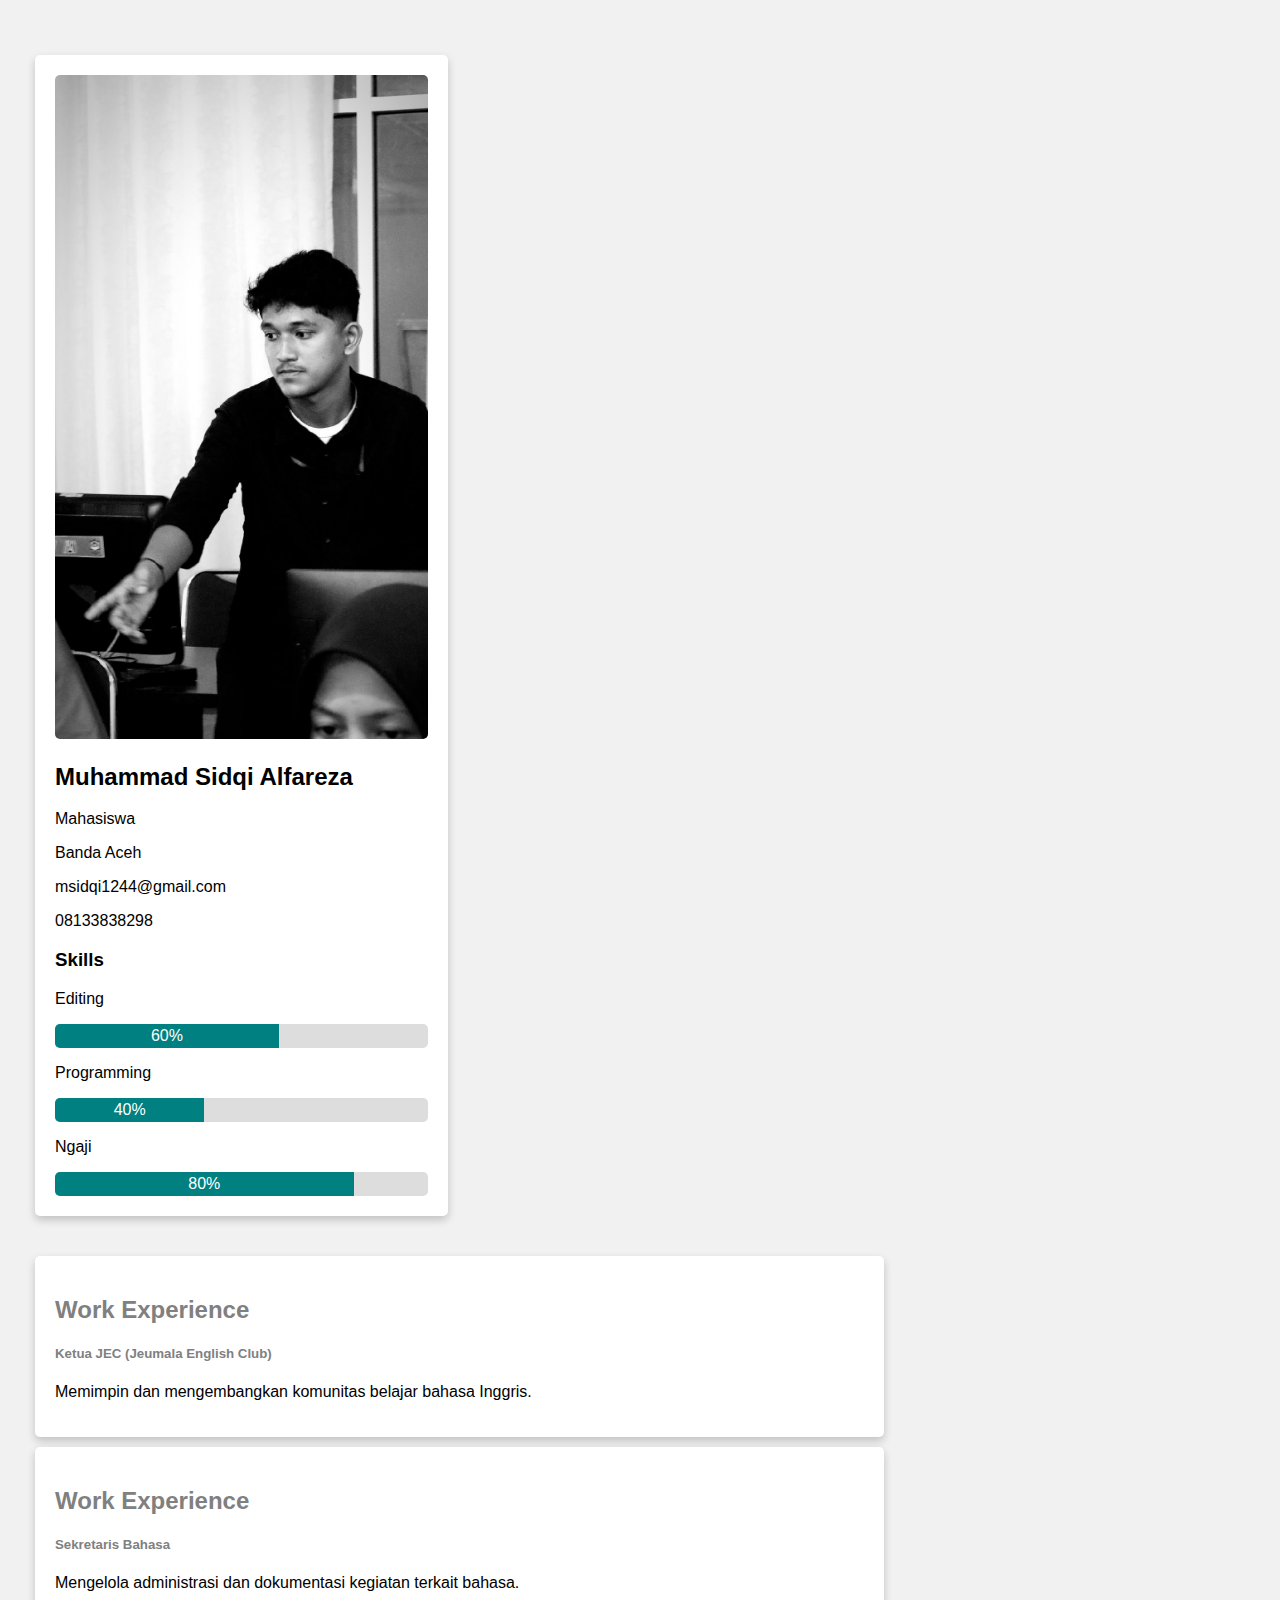
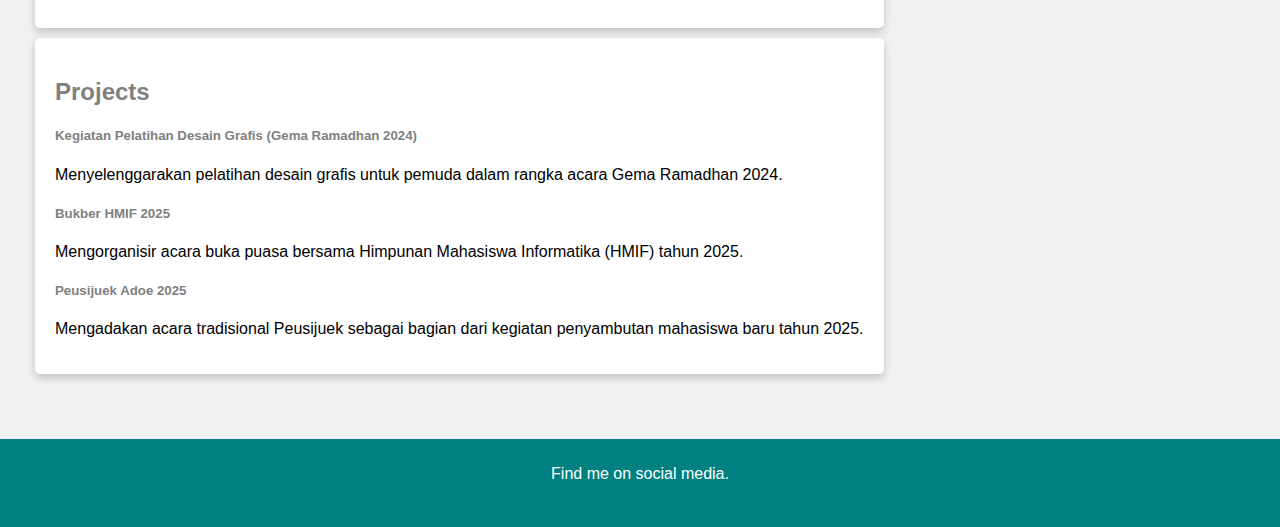
<file: resume/index.html>
<!DOCTYPE html>
<html>
<head>
<title>Resume - Muhammad Sidqi Alfareza</title>
<meta charset="UTF-8">
<meta name="viewport" content="width=device-width, initial-scale=1">
<link rel="stylesheet" href="styles.css">
</head>
<body>

<div class="container">
    <div class="row">
        <div class="column one-third">
            <div class="card">
                <div class="profile">
                    <img src="WhatsApp Image 2025-03-03 at 22.39.55_c26abb16.jpg" alt="Avatar">
                    <h2>Muhammad Sidqi Alfareza</h2>
                </div>
                <p><i class="fa fa-briefcase text-teal"></i> Mahasiswa</p>
                <p><i class="fa fa-home text-teal"></i> Banda Aceh</p>
                <p><i class="fa fa-envelope text-teal"></i> msidqi1244@gmail.com</p>
                <p><i class="fa fa-phone text-teal"></i> 08133838298</p>
                <h3>Skills</h3>
                <p>Editing</p>
                <div class="progress-bar"><div class="progress" style="width:60%">60%</div></div>
                <p>Programming</p>
                <div class="progress-bar"><div class="progress" style="width:40%">40%</div></div>
                <p>Ngaji</p>
                <div class="progress-bar"><div class="progress" style="width:80%">80%</div></div>
            </div>
        </div>
        <div class="column second"><div class="card">
            <h2 class="text-grey"><i class="fa fa-suitcase text-teal"></i> Work Experience</h2>
            <h5 class="text-grey">Ketua JEC (Jeumala English Club)</h5>
            <p>Memimpin dan mengembangkan komunitas belajar bahasa Inggris.</p>
            
        </div>
        <div class="card">
            <h2 class="text-grey"><i class="fa fa-suitcase text-teal"></i> Work Experience</h2>
            <h5 class="text-grey">Sekretaris Bahasa</h5>
            <p>Mengelola administrasi dan dokumentasi kegiatan terkait bahasa.</p>
        </div>
        <div class="card">
            <h2 class="text-grey"><i class="fa fa-folder-open text-teal"></i> Projects</h2>
            <h5 class="text-grey">Kegiatan Pelatihan Desain Grafis (Gema Ramadhan 2024)</h5>
            <p>Menyelenggarakan pelatihan desain grafis untuk pemuda dalam rangka acara Gema Ramadhan 2024.</p>
            <h5 class="text-grey">Bukber HMIF 2025</h5>
            <p>Mengorganisir acara buka puasa bersama Himpunan Mahasiswa Informatika (HMIF) tahun 2025.</p>
            <h5 class="text-grey">Peusijuek Adoe 2025</h5>
            <p>Mengadakan acara tradisional Peusijuek sebagai bagian dari kegiatan penyambutan mahasiswa baru tahun 2025.</p>
        </div>
        

            
        </div>
    </div>
</div>

<footer>
    <p>Find me on social media.</p>
    <div class="icon-container">
        <i class="fa fa-facebook-official"></i>
        <i class="fa fa-instagram"></i>
</html>
</file>
<file: resume/styles.css>
body {
    font-family: "Roboto", sans-serif;
    background-color: #f1f1f1;
    margin: 0;
    padding: 0;
}
.container {
    max-width: 1400px;
    margin: 20px auto;
    padding: 20px;
}
.row {
    display: flex;
    flex-wrap: wrap;
}
.column {
    padding: 15px;
}
.one-third {
    width: 33.33%;
}
.two-third {
    width: 66.66%;
}
.card {
    background-color: white;
    padding: 20px;
    border-radius: 5px;
    box-shadow: 0 4px 8px rgba(0, 0, 0, 0.2);
    margin-bottom: 10px
}
.text-grey { color: grey; }
.text-teal { color: teal; }
.profile img {
    width: 100%;
    border-radius: 5px;
}
.progress-bar {
    background-color: #ddd;
    border-radius: 5px;
    overflow: hidden;
}
.progress {
    height: 24px;
    background-color: teal;
    text-align: center;
    color: white;
    line-height: 24px;
}
footer {
    text-align: center;
    background-color: teal;
    color: white;
    padding: 10px;
    margin-top: 20px;
}
.icon-container i {
    margin: 5px;
    cursor: pointer;
}
</file>
